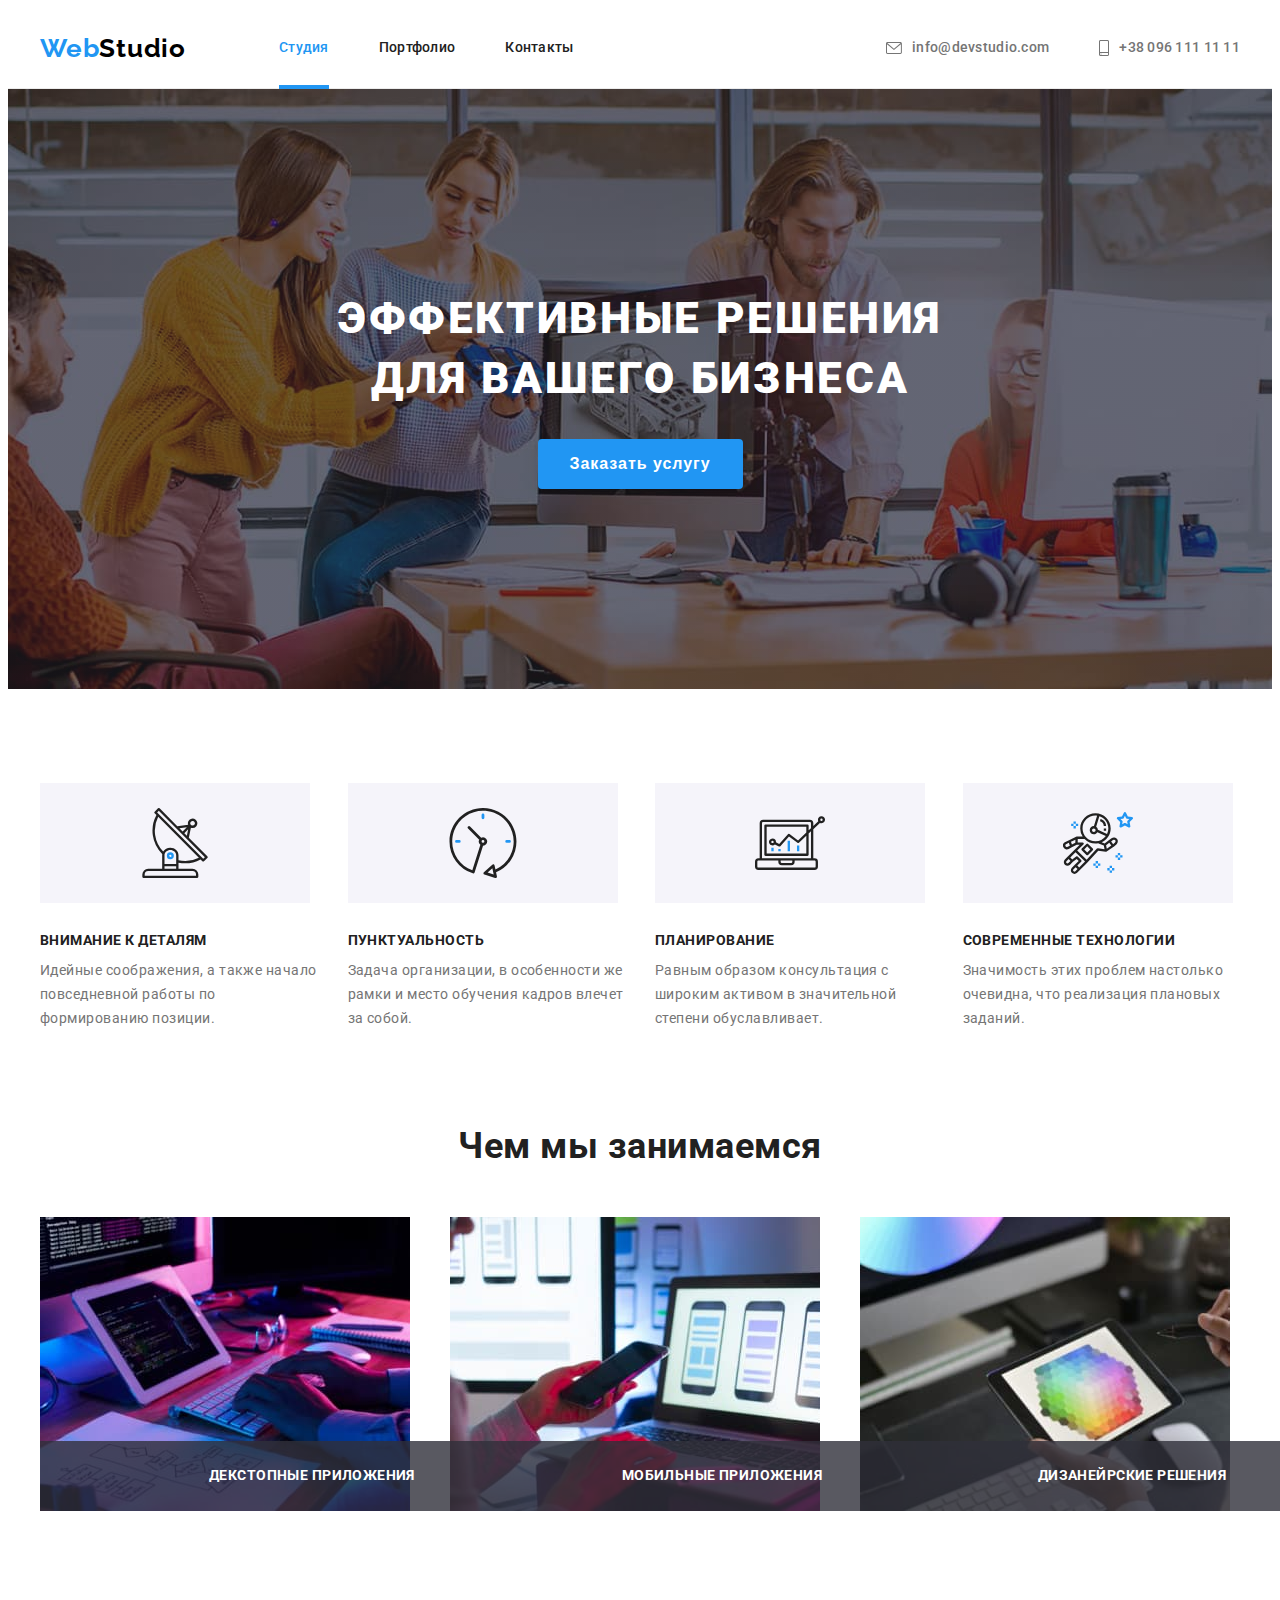
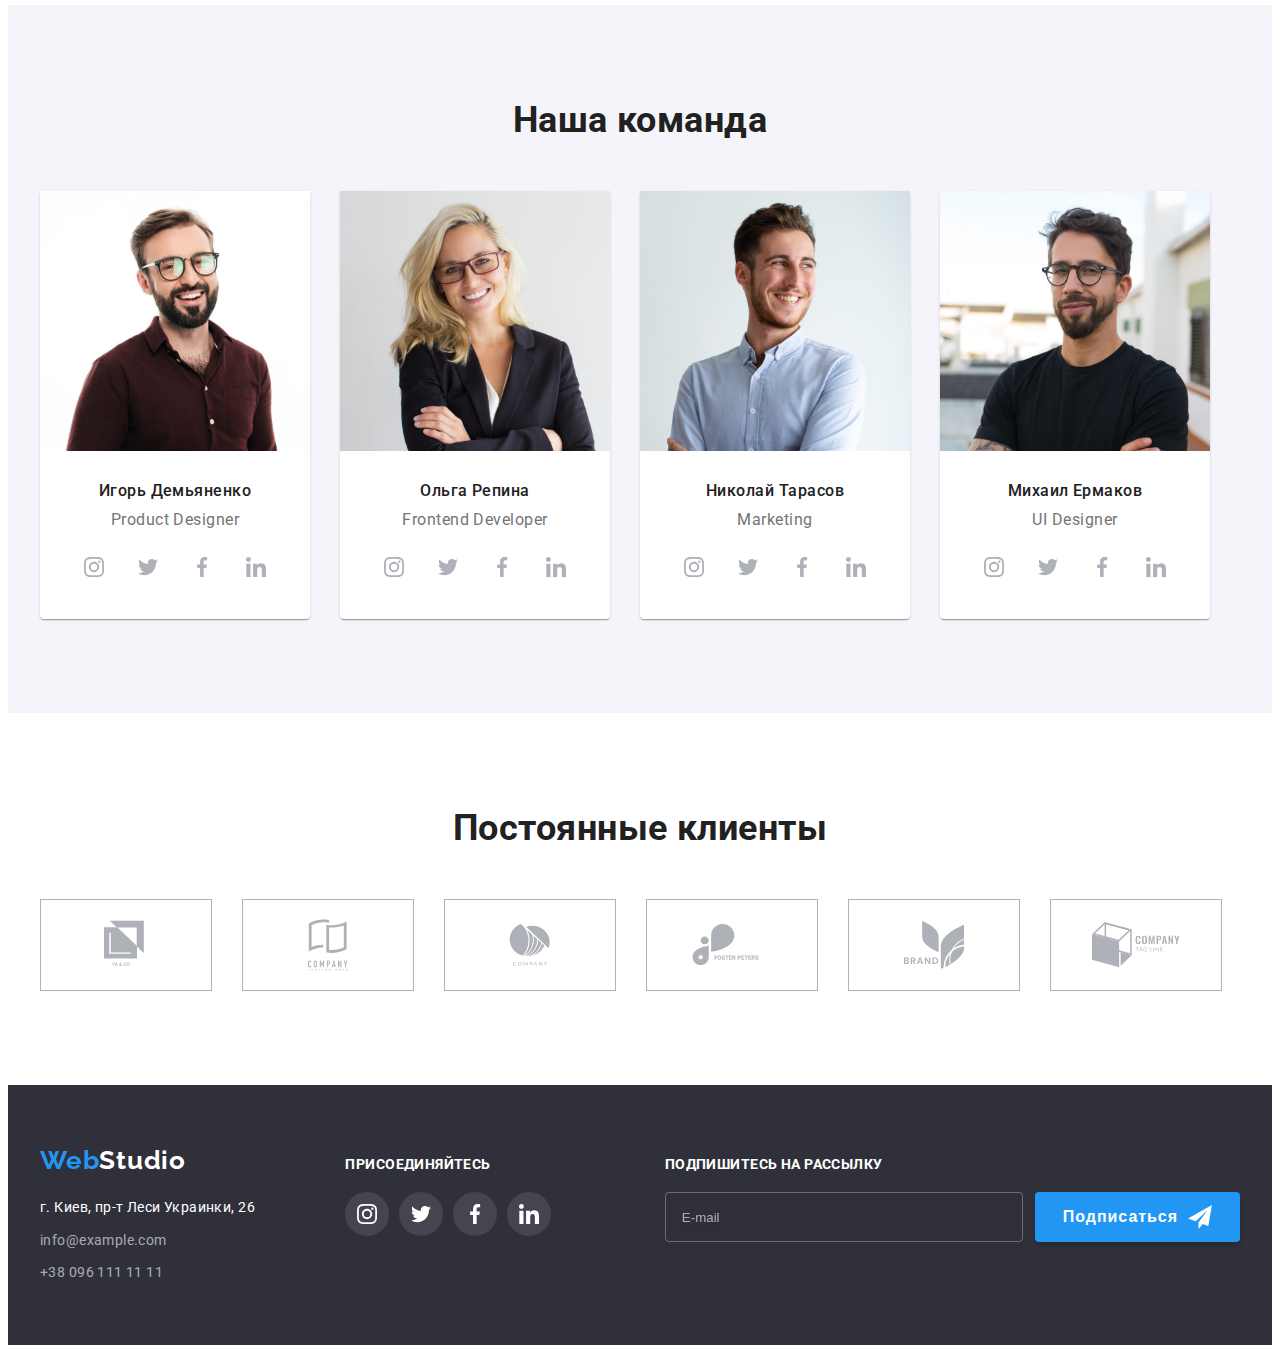
<file: index.html>
<!DOCTYPE html>
<html lang="ru">
  <head>
    <meta charset="UTF-8" />
    <meta name="viewport" content="width=device-width, initial-scale=1.0" />
    <title>Web Studio</title>
    <link rel="preconnect" href="https://fonts.gstatic.com" />
    <link
      href="https://fonts.googleapis.com/css2?family=Raleway:wght@700&family=Roboto:wght@400;500;700;900&display=swap"
      rel="stylesheet"
    />
    <link
      rel="stylesheet"
      href="https://cdnjs.cloudflare.com/ajax/libs/modern-normalize/1.0.0/modern-normalize.min.css"
      integrity="sha512-ISS7cAi1PEhQ8jnbJpJZMd29NlhNj4AWYyLOSp2CE/CsHxTCu+r+t0D2yoJudVrd0/8fTVPUVDzY5Tvli75u/g=="
      crossorigin="anonymous"
    />
    <link rel="stylesheet" href="./css/styles.css" />
  </head>
  <body>
    <!-- Шапка сайта -->
    <header class="page-header">
      <div class="container header-nav">
        <nav class="site-nav">
          <a href="./index.html" class="logo">
            <p class="logo header"><span class="logo title">Web</span>Studio</p>
          </a>
          <ul class="site-nav list">
            <li class="item">
              <a href="./index.html" class="link current">Студия</a>
            </li>
            <li class="item">
              <a href="./portfolio.html" class="link">Портфолио</a>
            </li>
            <li class="item"><a href="#" class="link">Контакты</a></li>
          </ul>
        </nav>
        <ul class="site-contacts list">
          <li class="item">
            <a href="mailto:info@devstudio.com" class="link">
              <svg class="icon" width="16" height="12">
                <use href="./images/icons.svg#icon-envelope"></use></svg
              >info@devstudio.com</a
            >
          </li>
          <li class="item">
            <a href="tel:+380961111111" class="link"
              ><svg class="icon" width="10" height="16">
                <use href="./images/icons.svg#icon-smartphone"></use></svg
              >+38 096 111 11 11</a
            >
          </li>
        </ul>
      </div>
    </header>
    <main>
      <!-- Герой -->
      <section class="hero">
        <div class="container">
          <h1 class="hero-title">Эффективные решения для вашего бизнеса</h1>
          <button data-open-modal class="button">Заказать услугу</button>
          <div class="backdrop is-hidden" data-backdrop>
            <div class="modal">
              <button data-close-modal class="modal-close">
                <svg width="18" height="18" class="icon-close">
                  <use href="./images/icons.svg#icon-close"></use>
                </svg>
              </button>
              <h3 class="form-title">
                Оставьте свои данные, мы вам перезвоним
              </h3>
              <form class="form" autocomplete="off">
                <div class="form-field">
                  <label class="form-lable"
                    >Имя

                    <input type="text" class="form-input" name="name" />
                    <svg width="18" height="18" class="form-icon">
                      <use href="./images/icons.svg#iconform-person"></use>
                    </svg>
                  </label>
                </div>
                <div class="form-field">
                  <label class="form-lable"
                    >Телефон
                    <input type="tel" class="form-input" name="phone" />
                    <svg width="18" height="18" class="form-icon">
                      <use href="./images/icons.svg#iconform-phone"></use>
                    </svg>
                  </label>
                </div>
                <div class="form-field">
                  <label class="form-lable"
                    >Почта
                    <input type="email" class="form-input" name="email" />
                    <svg width="18" height="18" class="form-icon">
                      <use href="./images/icons.svg#iconform-email"></use>
                    </svg>
                  </label>
                </div>
                <div class="form-field textarea">
                  <label class="form-lable">
                    Комментарий

                    <textarea
                      class="form-comments"
                      name="comments"
                      placeholder="Введите текст"
                    ></textarea>
                  </label>
                </div>
                <div class="form-field checkbox">
                  <label class="label-checkbox">
                    <input
                      type="checkbox"
                      class="checkbox-input visually-hidden"
                      name="licence"
                      value="agrement"
                    />
                    <svg width="16" height="15" class="checkbox-icon">
                      <use href="./images/icons.svg#iconform-check"></use>
                    </svg>
                    Соглашаюсь с рассылкой и принимаю&#160;
                    <a href="#" class="checkbox-agrement">Условия договора</a>
                  </label>
                </div>
                <button type="submit" class="modal-btn">Отправить</button>
              </form>
            </div>
          </div>
        </div>
      </section>
      <!-- Наши преимущества -->
      <section class="features section">
        <!-- скрытый заголовок -->
        <div class="container">
          <h2 class="visually-hidden">Наши преимущества</h2>
          <ul class="features list">
            <li class="item">
              <div class="features-icon">
                <svg width="70" height="70">
                  <use href="./images/icons.svg#icon-antenna"></use>
                </svg>
              </div>
              <h3 class="title">Внимание к деталям</h3>
              <p class="text">
                Идейные соображения, а также начало повседневной работы по
                формированию позиции.
              </p>
            </li>

            <li class="item">
              <div class="features-icon">
                <svg width="70" height="70">
                  <use href="./images/icons.svg#icon-clock"></use>
                </svg>
              </div>
              <h3 class="title">Пунктуальность</h3>
              <p class="text">
                Задача организации, в особенности же рамки и место обучения
                кадров влечет за собой.
              </p>
            </li>

            <li class="item">
              <div class="features-icon">
                <svg width="70" height="70">
                  <use href="./images/icons.svg#icon-diagram"></use>
                </svg>
              </div>
              <h3 class="title">Планирование</h3>
              <p class="text">
                Равным образом консультация с широким активом в значительной
                степени обуславливает.
              </p>
            </li>

            <li class="item">
              <div class="features-icon">
                <svg width="70" height="70">
                  <use href="./images/icons.svg#icon-astronaut"></use>
                </svg>
              </div>
              <h3 class="title">Современные технологии</h3>
              <p class="text">
                Значимость этих проблем настолько очевидна, что реализация
                плановых заданий.
              </p>
            </li>
          </ul>
        </div>
      </section>

      <!-- Чем мы занимаеся -->
      <section class="section no-padding">
        <h2 class="projects section-title">Чем мы занимаемся</h2>
        <div class="container">
          <ul class="projects list">
            <li class="item">
              <img
                src="./images/pc.jpg"
                alt="Декстопные приложения"
                width="370"
              />
              <p class="text">Декстопные приложения</p>
            </li>
            <li class="item">
              <img
                src="./images/mobile.jpg"
                alt="Мобильные приложения"
                width="370"
              />
              <p class="text">Мобильные приложения</p>
            </li>
            <li class="item">
              <img
                src="./images/tabletjpg.jpg"
                alt="Дизанейрские решения"
                width="370"
              />
              <p class="text">Дизанейрские решения</p>
            </li>
          </ul>
        </div>
      </section>

      <!-- Наша команда -->
      <section class="section team">
        <div class="container">
          <h2 class="team section-title">Наша команда</h2>
          <ul class="team list">
            <li class="item">
              <article class="team-card">
                <div class="team-thumb">
                  <img
                    src="./images/img-1.jpg"
                    alt="Игорь Демьяненко"
                    width="270"
                  />
                </div>

                <div class="team-content">
                  <h3 class="title">Игорь Демьяненко</h3>
                  <p class="text">Product Designer</p>
                  <ul class="social icons">
                    <li>
                      <a href="#" class="link"
                        ><svg class="icon" width="20" height="20">
                          <use
                            href="./images//icons.svg#icon-instagram"
                          ></use></svg
                      ></a>
                    </li>
                    <li>
                      <a href="#" class="link"
                        ><svg class="icon" width="20" height="20">
                          <use
                            href="./images//icons.svg#icon-twitter"
                          ></use></svg
                      ></a>
                    </li>
                    <li>
                      <a href="#" class="link"
                        ><svg class="icon" width="20" height="20">
                          <use
                            href="./images//icons.svg#icon-facebook"
                          ></use></svg
                      ></a>
                    </li>
                    <li>
                      <a href="#" class="link"
                        ><svg class="icon" width="20" height="20">
                          <use
                            href="./images//icons.svg#icon-linkedin"
                          ></use></svg
                      ></a>
                    </li>
                  </ul>
                </div>
              </article>
            </li>
            <li class="item">
              <article class="team-card">
                <div class="team-thumb">
                  <img
                    src="./images/img-2.jpg"
                    alt="Ольга Репина"
                    width="270"
                  />
                </div>
                <div class="team-content">
                  <h3 class="title">Ольга Репина</h3>
                  <p class="text">Frontend Developer</p>
                  <ul class="social icons">
                    <li>
                      <a href="#" class="link"
                        ><svg class="icon" width="20" height="20">
                          <use
                            href="./images//icons.svg#icon-instagram"
                          ></use></svg
                      ></a>
                    </li>
                    <li>
                      <a href="#" class="link"
                        ><svg class="icon" width="20" height="20">
                          <use
                            href="./images//icons.svg#icon-twitter"
                          ></use></svg
                      ></a>
                    </li>
                    <li>
                      <a href="#" class="link"
                        ><svg class="icon" width="20" height="20">
                          <use
                            href="./images//icons.svg#icon-facebook"
                          ></use></svg
                      ></a>
                    </li>
                    <li>
                      <a href="#" class="link"
                        ><svg class="icon" width="20" height="20">
                          <use
                            href="./images//icons.svg#icon-linkedin"
                          ></use></svg
                      ></a>
                    </li>
                  </ul>
                </div>
              </article>
            </li>
            <li class="item">
              <article class="team-card">
                <div class="team-thumb">
                  <img
                    src="./images/img-3.jpg"
                    alt="Николай Тарасов"
                    width="270"
                  />
                </div>
                <div class="team-content">
                  <h3 class="title">Николай Тарасов</h3>
                  <p class="text">Marketing</p>
                  <ul class="social icons">
                    <li>
                      <a href="#" class="link"
                        ><svg class="icon" width="20" height="20">
                          <use
                            href="./images//icons.svg#icon-instagram"
                          ></use></svg
                      ></a>
                    </li>
                    <li>
                      <a href="#" class="link"
                        ><svg class="icon" width="20" height="20">
                          <use
                            href="./images//icons.svg#icon-twitter"
                          ></use></svg
                      ></a>
                    </li>
                    <li>
                      <a href="#" class="link"
                        ><svg class="icon" width="20" height="20">
                          <use
                            href="./images//icons.svg#icon-facebook"
                          ></use></svg
                      ></a>
                    </li>
                    <li>
                      <a href="#" class="link"
                        ><svg class="icon" width="20" height="20">
                          <use
                            href="./images//icons.svg#icon-linkedin"
                          ></use></svg
                      ></a>
                    </li>
                  </ul>
                </div>
              </article>
            </li>
            <li class="item">
              <article class="team-card">
                <div class="team-thumb">
                  <img
                    src="./images/img-4.jpg"
                    alt="Михаил Ермаков"
                    width="270"
                  />
                </div>
                <div class="team-content">
                  <h3 class="title">Михаил Ермаков</h3>
                  <p class="text">UI Designer</p>
                  <ul class="social icons">
                    <li>
                      <a href="#" class="link"
                        ><svg class="icon" width="20" height="20">
                          <use
                            href="./images//icons.svg#icon-instagram"
                          ></use></svg
                      ></a>
                    </li>
                    <li>
                      <a href="#" class="link"
                        ><svg class="icon" width="20" height="20">
                          <use
                            href="./images//icons.svg#icon-twitter"
                          ></use></svg
                      ></a>
                    </li>
                    <li>
                      <a href="#" class="link"
                        ><svg class="icon" width="20" height="20">
                          <use
                            href="./images//icons.svg#icon-facebook"
                          ></use></svg
                      ></a>
                    </li>
                    <li>
                      <a href="#" class="link"
                        ><svg class="icon" width="20" height="20">
                          <use
                            href="./images//icons.svg#icon-linkedin"
                          ></use></svg
                      ></a>
                    </li>
                  </ul>
                </div>
              </article>
            </li>
          </ul>
        </div>
      </section>

      <!-- Постоянные клиенты -->
      <section class="section clients">
        <div class="container">
          <h2 class="section-title">Постоянные клиенты</h2>
          <ul class="list">
            <li class="item">
              <a href="#" class="link"
                ><svg class="icon" width="44" height="50">
                  <use href="./images//icons.svg#icon-client-1"></use></svg
              ></a>
            </li>
            <li class="item">
              <a href="#" class="link"
                ><svg class="icon" width="40" height="52">
                  <use href="./images//icons.svg#icon-client-2"></use></svg
              ></a>
            </li>
            <li class="item">
              <a href="#" class="link"
                ><svg class="icon" width="42" height="42">
                  <use href="./images//icons.svg#icon-client-3"></use></svg
              ></a>
            </li>
            <li class="item">
              <a href="#" class="link"
                ><svg class="icon" width="80" height="42">
                  <use href="./images//icons.svg#icon-client-4"></use></svg
              ></a>
            </li>
            <li class="item">
              <a href="#" class="link"
                ><svg class="icon" width="60" height="48">
                  <use href="./images//icons.svg#icon-client-5"></use></svg
              ></a>
            </li>
            <li class="item">
              <a href="#" class="link"
                ><svg class="icon" width="88" height="46">
                  <use href="./images//icons.svg#icon-client-6"></use></svg
              ></a>
            </li>
          </ul>
        </div>
      </section>
    </main>

    <!-- Футер -->
    <footer class="footer-page">
      <div class="footer container">
        <div class="contacts">
          <a href="./index.html" class="logo">
            <p class="logo footer"><span class="logo title">Web</span>Studio</p>
          </a>
          <address class="address">
            <p class="address-map">г. Киев, пр-т Леси Украинки, 26</p>
            <ul class="list">
              <li>
                <a href="mailto:info@devstudio.com" class="address-link"
                  >info@example.com</a
                >
              </li>
              <li>
                <a href="tel:+380961111111" class="address-link"
                  >+38 096 111 11 11</a
                >
              </li>
            </ul>
          </address>
        </div>
        <div class="social">
          <b class="join">Присоединяйтесь</b>
          <ul class="social icons">
            <li class="social-items">
              <a href="#" class="link"
                ><svg class="icon" width="20" height="20">
                  <use href="./images//icons.svg#icon-instagram"></use></svg
              ></a>
            </li>
            <li class="social-items">
              <a href="#" class="link"
                ><svg class="icon" width="20" height="20">
                  <use href="./images//icons.svg#icon-twitter"></use></svg
              ></a>
            </li>
            <li class="social-items">
              <a href="#" class="link"
                ><svg class="icon" width="20" height="20">
                  <use href="./images//icons.svg#icon-facebook"></use></svg
              ></a>
            </li>
            <li class="social-items">
              <a href="#" class="link"
                ><svg class="icon" width="20" height="20">
                  <use href="./images//icons.svg#icon-linkedin"></use></svg
              ></a>
            </li>
          </ul>
        </div>
        <div class="form-wrapper">
          <b class="footer-sign">Подпишитесь на рассылку</b>
          <form class="footer-form" autocomplete="off">
            <input
              type="email"
              class="sign-input"
              name="email"
              placeholder="E-mail"
            />
            <button type="submit" class="footer-btn">
              Подписаться
              <svg class="footer-icon">
                <use
                  width="24"
                  height="24"
                  href="./images/icons.svg#iconform-send"
                ></use>
              </svg>
            </button>
          </form>
        </div>
      </div>
    </footer>
    <script src="./js/modal.js"></script>
    <!-- <script>
      {
        const header = document.querySelector('.page-header');
        const { height } = header.getBoundingClientRect();
        document.body.style = `padding-top: ${height}px`;
      }
    </script> -->
  </body>
</html>
</file>
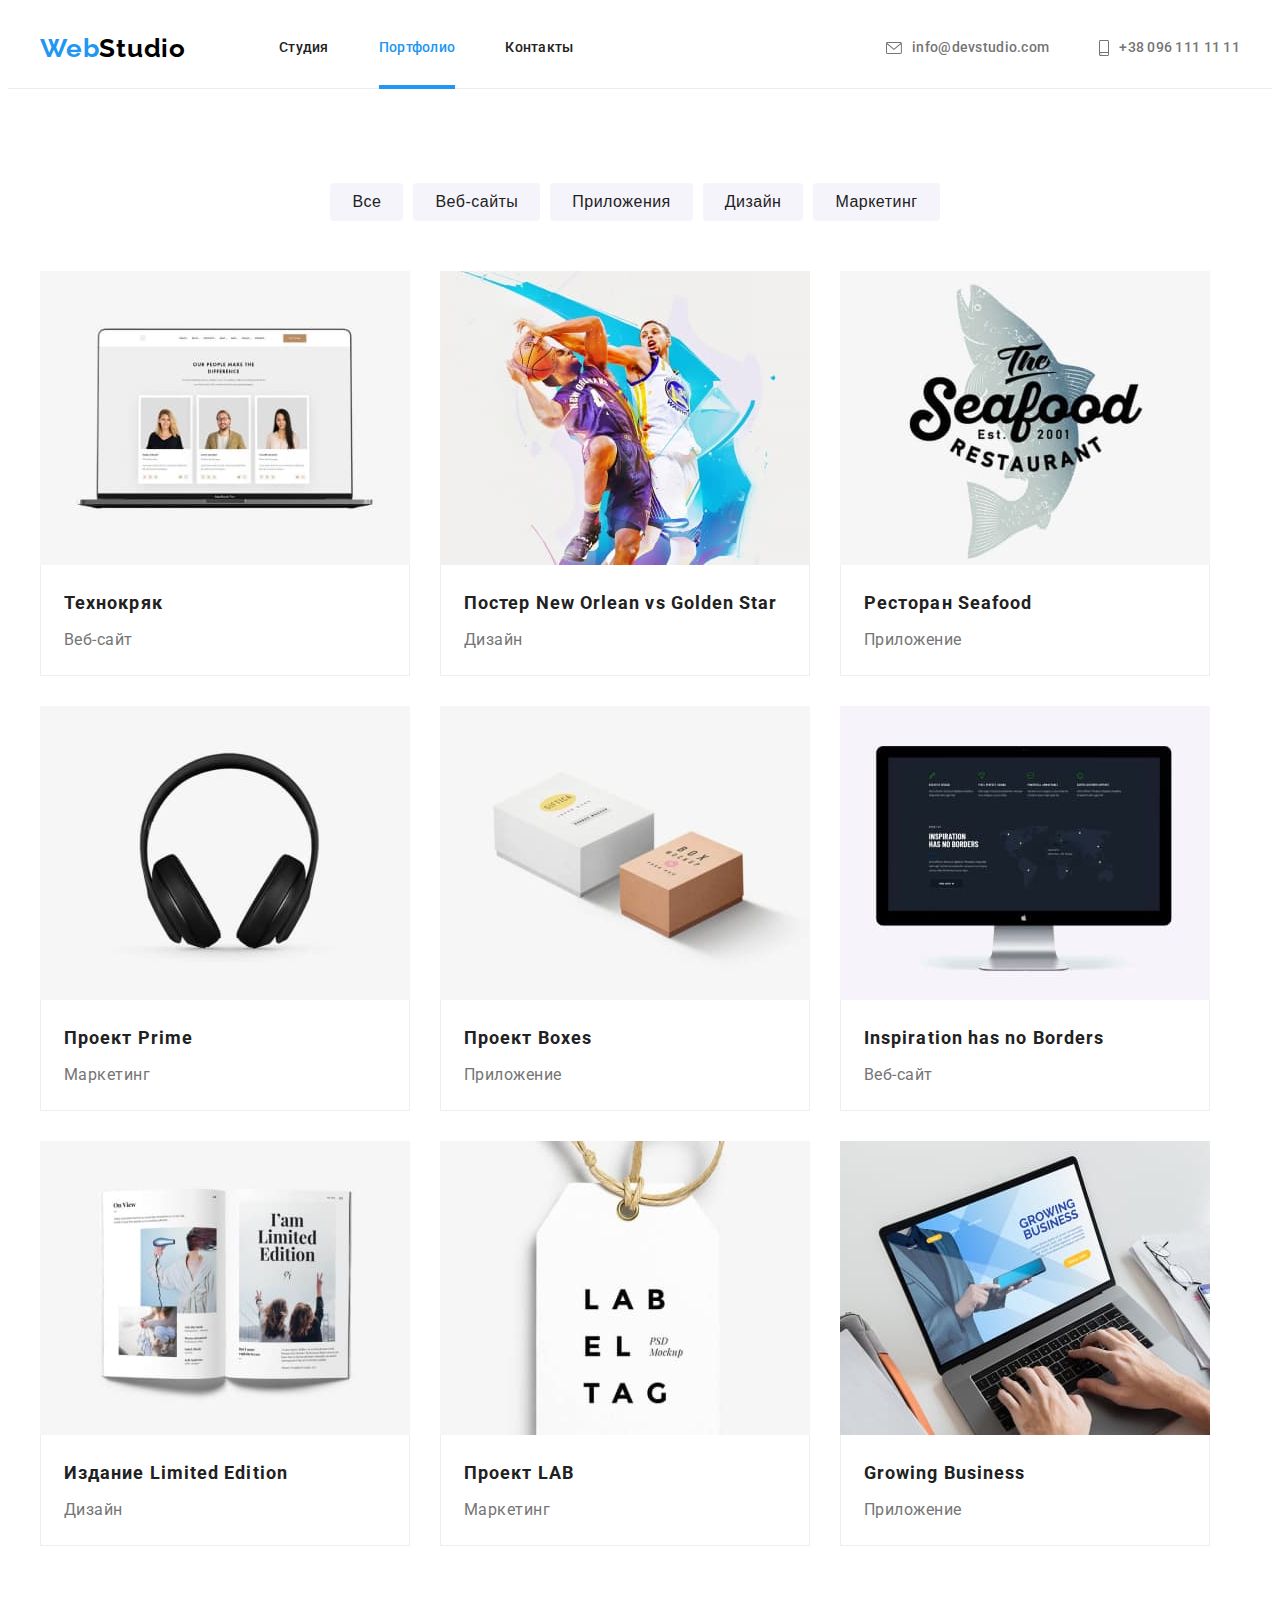
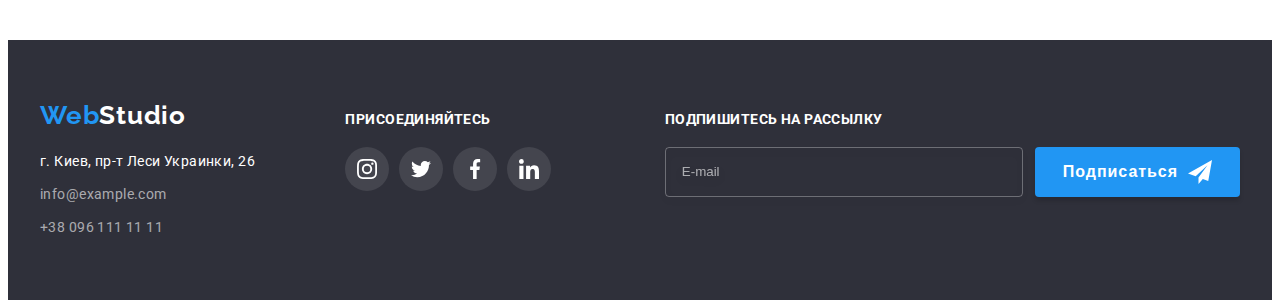
<file: portfolio.html>
<!DOCTYPE html>
<html lang="ru">
  <head>
    <meta charset="UTF-8" />
    <meta name="viewport" content="width=device-width, initial-scale=1.0" />
    <title>Web Studio</title>
    <link rel="preconnect" href="https://fonts.gstatic.com" />
    <link
      href="https://fonts.googleapis.com/css2?family=Raleway:wght@700&family=Roboto:wght@400;500;700;900&display=swap"
      rel="stylesheet"
    />
    <link
      rel="stylesheet"
      href="https://cdnjs.cloudflare.com/ajax/libs/modern-normalize/1.0.0/modern-normalize.min.css"
      integrity="sha512-ISS7cAi1PEhQ8jnbJpJZMd29NlhNj4AWYyLOSp2CE/CsHxTCu+r+t0D2yoJudVrd0/8fTVPUVDzY5Tvli75u/g=="
      crossorigin="anonymous"
    />
    <link rel="stylesheet" href="./css/styles.css" />
  </head>
  <body>
    <!-- Шапка сайта -->
    <header class="page-header">
      <div class="container header-nav">
        <nav class="site-nav">
          <a href="./index.html" class="logo">
            <p class="logo header"><span class="logo title">Web</span>Studio</p>
          </a>
          <ul class="site-nav list">
            <li class="item">
              <a href="./index.html" class="link">Студия</a>
            </li>
            <li class="item">
              <a href="./portfolio.html" class="link current">Портфолио</a>
            </li>
            <li class="item"><a href="#" class="link">Контакты</a></li>
          </ul>
        </nav>
        <ul class="site-contacts list">
          <li class="item">
            <a href="mailto:info@devstudio.com" class="link">
              <svg class="icon" width="16" height="12">
                <use href="./images/icons.svg#icon-envelope"></use></svg
              >info@devstudio.com</a
            >
          </li>
          <li class="item">
            <a href="tel:+380961111111" class="link"
              ><svg class="icon" width="10" height="16">
                <use href="./images/icons.svg#icon-smartphone"></use></svg
              >+38 096 111 11 11</a
            >
          </li>
        </ul>
      </div>
    </header>
    <main>
      <div class="container">
        <section class="section">
          <!-- скрытый заголовок -->
          <h1 class="visually-hidden">Портфолио</h1>

          <!-- Фильтр со списками (в будущем набор радио кнопок) -->
          <ul class="filter list">
            <li>
              <button type="button" class="radiobutton">Все</button>
            </li>
            <li>
              <button type="button" class="radiobutton">Веб-сайты</button>
            </li>
            <li>
              <button type="button" class="radiobutton">Приложения</button>
            </li>
            <li>
              <button type="button" class="radiobutton">Дизайн</button>
            </li>
            <li>
              <button type="button" class="radiobutton">Маркетинг</button>
            </li>
          </ul>

          <!-- список проектов для фильтрации -->
          <ul class="portfolio list">
            <li class="item">
              <a href="#" class="potfolio-card">
                <div class="portfolio-thumb">
                  <img
                    src="./images/portfolio-1.jpg"
                    alt="Технокряк"
                    width="370"
                  />
                  <div class="overlay">
                    <p class="overlay-text">
                      Технокряк это современная площадка распространения
                      коронавируса. Компании используют эту платформу для
                      цифрового шпионажа и атак на защищённые сервера
                      конкурентов.
                    </p>
                  </div>
                </div>
                <div class="portfolio-content">
                  <h2 class="title">Технокряк</h2>
                  <p class="text">Веб-сайт</p>
                </div>
              </a>
            </li>
            <li class="item">
              <a href="#" class="potfolio-card">
                <div class="portfolio-thumb">
                  <img
                    src="./images/portfolio-2.jpg"
                    alt="Постер New Orlean vs Golden Star"
                    width="370"
                  />
                  <div class="overlay">
                    <p class="overlay-text">
                      Технокряк это современная площадка распространения
                      коронавируса. Компании используют эту платформу для
                      цифрового шпионажа и атак на защищённые сервера
                      конкурентов.
                    </p>
                  </div>
                </div>
                <div class="portfolio-content">
                  <h2 class="title">Постер New Orlean vs Golden Star</h2>
                  <p class="text">Дизайн</p>
                </div>
              </a>
            </li>
            <li class="item">
              <a href="#" class="potfolio-card">
                <div class="portfolio-thumb">
                  <img
                    src="./images/portfolio-3.jpg"
                    alt="Ресторан Seafood"
                    width="370"
                  />
                  <div class="overlay">
                    <p class="overlay-text">
                      Технокряк это современная площадка распространения
                      коронавируса. Компании используют эту платформу для
                      цифрового шпионажа и атак на защищённые сервера
                      конкурентов.
                    </p>
                  </div>
                </div>
                <div class="portfolio-content">
                  <h2 class="title">Ресторан Seafood</h2>
                  <p class="text">Приложение</p>
                </div>
              </a>
            </li>
            <li class="item">
              <a href="#" class="potfolio-card">
                <div class="portfolio-thumb">
                  <img
                    src="./images/portfolio-4.jpg"
                    alt="Проект Prime"
                    width="370"
                  />
                  <div class="overlay">
                    <p class="overlay-text">
                      Технокряк это современная площадка распространения
                      коронавируса. Компании используют эту платформу для
                      цифрового шпионажа и атак на защищённые сервера
                      конкурентов.
                    </p>
                  </div>
                </div>
                <div class="portfolio-content">
                  <h2 class="title">Проект Prime</h2>
                  <p class="text">Маркетинг</p>
                </div>
              </a>
            </li>
            <li class="item">
              <a href="#" class="potfolio-card">
                <div class="portfolio-thumb">
                  <img
                    src="./images/portfolio-5.jpg"
                    alt="Проект Boxes"
                    width="370"
                  />
                  <div class="overlay">
                    <p class="overlay-text">
                      Технокряк это современная площадка распространения
                      коронавируса. Компании используют эту платформу для
                      цифрового шпионажа и атак на защищённые сервера
                      конкурентов.
                    </p>
                  </div>
                </div>
                <div class="portfolio-content">
                  <h2 class="title">Проект Boxes</h2>
                  <p class="text">Приложение</p>
                </div>
              </a>
            </li>
            <li class="item">
              <a href="#" class="potfolio-card">
                <div class="portfolio-thumb">
                  <img
                    src="./images/portfolio-6.jpg"
                    alt="Inspiration has no Borders"
                    width="370"
                  />
                  <div class="overlay">
                    <p class="overlay-text">
                      Технокряк это современная площадка распространения
                      коронавируса. Компании используют эту платформу для
                      цифрового шпионажа и атак на защищённые сервера
                      конкурентов.
                    </p>
                  </div>
                </div>
                <div class="portfolio-content">
                  <h2 class="title">Inspiration has no Borders</h2>
                  <p class="text">Веб-сайт</p>
                </div>
              </a>
            </li>
            <li class="item">
              <a href="#" class="potfolio-card">
                <div class="portfolio-thumb">
                  <img
                    src="./images/portfolio-7.jpg"
                    alt="Издание Limited Edition"
                    width="370"
                  />
                  <div class="overlay">
                    <p class="overlay-text">
                      Технокряк это современная площадка распространения
                      коронавируса. Компании используют эту платформу для
                      цифрового шпионажа и атак на защищённые сервера
                      конкурентов.
                    </p>
                  </div>
                </div>
                <div class="portfolio-content">
                  <h2 class="title">Издание Limited Edition</h2>
                  <p class="text">Дизайн</p>
                </div>
              </a>
            </li>
            <li class="item">
              <a href="#" class="potfolio-card">
                <div class="portfolio-thumb">
                  <img
                    src="./images/portfolio-8.jpg"
                    alt="Проект LAB"
                    width="370"
                  />
                  <div class="overlay">
                    <p class="overlay-text">
                      Технокряк это современная площадка распространения
                      коронавируса. Компании используют эту платформу для
                      цифрового шпионажа и атак на защищённые сервера
                      конкурентов.
                    </p>
                  </div>
                </div>
                <div class="portfolio-content">
                  <h2 class="title">Проект LAB</h2>
                  <p class="text">Маркетинг</p>
                </div>
              </a>
            </li>
            <li class="item">
              <a href="#" class="potfolio-card">
                <div class="portfolio-thumb">
                  <img
                    src="./images/portfolio-9.jpg"
                    alt="Growing Business"
                    width="370"
                  />
                  <div class="overlay">
                    <p class="overlay-text">
                      Технокряк это современная площадка распространения
                      коронавируса. Компании используют эту платформу для
                      цифрового шпионажа и атак на защищённые сервера
                      конкурентов.
                    </p>
                  </div>
                </div>

                <div class="portfolio-content">
                  <h2 class="title">Growing Business</h2>
                  <p class="text">Приложение</p>
                </div>
              </a>
            </li>
          </ul>
        </section>
      </div>
    </main>

    <!-- Футер -->
    <footer class="footer-page">
      <div class="footer container">
        <div class="contacts">
          <a href="./index.html" class="logo">
            <p class="logo footer"><span class="logo title">Web</span>Studio</p>
          </a>
          <address class="address">
            <p class="address-map">г. Киев, пр-т Леси Украинки, 26</p>
            <ul class="list">
              <li>
                <a href="mailto:info@devstudio.com" class="address-link"
                  >info@example.com</a
                >
              </li>
              <li>
                <a href="tel:+380961111111" class="address-link"
                  >+38 096 111 11 11</a
                >
              </li>
            </ul>
          </address>
        </div>
        <div class="social">
          <b class="join">Присоединяйтесь</b>
          <ul class="social icons">
            <li class="social-items">
              <a href="#" class="link"
                ><svg class="icon" width="20" height="20">
                  <use href="./images//icons.svg#icon-instagram"></use></svg
              ></a>
            </li>
            <li class="social-items">
              <a href="#" class="link"
                ><svg class="icon" width="20" height="20">
                  <use href="./images//icons.svg#icon-twitter"></use></svg
              ></a>
            </li>
            <li class="social-items">
              <a href="#" class="link"
                ><svg class="icon" width="20" height="20">
                  <use href="./images//icons.svg#icon-facebook"></use></svg
              ></a>
            </li>
            <li class="social-items">
              <a href="#" class="link"
                ><svg class="icon" width="20" height="20">
                  <use href="./images//icons.svg#icon-linkedin"></use></svg
              ></a>
            </li>
          </ul>
        </div>
        <div class="form-wrapper">
          <b class="footer-sign">Подпишитесь на рассылку</b>
          <form class="footer-form" autocomplete="off">
            <input
              type="email"
              class="sign-input"
              name="email"
              placeholder="E-mail"
            />
            <button type="submit" class="footer-btn">
              Подписаться
              <svg class="footer-icon">
                <use
                  width="24"
                  height="24"
                  href="./images/icons.svg#iconform-send"
                ></use>
              </svg>
            </button>
          </form>
        </div>
      </div>
    </footer>
  </body>
</html>
</file>
<file: css/styles.css>
/* Основная палитра */
:root {
  --primary-white-color: #ffffff;
  --alpha-white-color: rgba(255, 255, 255, 0.6);
  --accent: #2196f3;
  --primary-text-color: #757575;
  --title-text-color: #212121;
  --icon-color: #afb1b8;
  --hero-gradient: rgba(47, 48, 58, 0.4);

  --outline-border: #eeeeee;

  --secondary-bg-color: #f5f4fa;
  --black-bg-color: #2f303a;
  --card-main-bg-color: rgba(47, 48, 58, 0.8);
  --overlay-bg-color: rgba(33, 150, 243, 0.9);

  --set-gap: 30px;

  --main-card-shadow: 0px 2px 1px -1px rgba(0, 0, 0, 0.2),
    0px 1px 1px 0px rgba(0, 0, 0, 0.14), 0px 1px 3px 0px rgba(0, 0, 0, 0.12);
  --portfolio-card-shadow: 0px 1px 1px rgba(0, 0, 0, 0.12),
    0px 4px 4px rgba(0, 0, 0, 0.06), 1px 4px 6px rgba(0, 0, 0, 0.16);
  --portfolio-button-shadow: 0px 3px 1px rgba(0, 0, 0, 0.1),
    0px 1px 2px rgba(0, 0, 0, 0.08), 0px 2px 2px rgba(0, 0, 0, 0.12);

  --timing-fn: cubic-bezier(0.4, 0, 0.2, 1);
}

/* Утилиты  */

/* Есть в нормализаторе стилей */

/* Html {
  box-sizing: border-box;
}

*,
*::befor,
*::after {
  box-sizing: inherit;
} */

body {
  background-color: var(--primary-white-color);
  color: var(--primary-text-color);

  font-family: Roboto, sans-serif;
}

a {
  text-decoration: none;
}

button,
a {
  outline: none;
}

/* ul {
  list-style: none;
} */

img {
  display: block;
  max-width: 100%;
  height: auto;
}

/* стиль для списков */
.list {
  list-style: none;
  padding: 0;
  margin: 0;
}

/* для скрытия */
.visually-hidden {
  position: absolute;
  width: 1px;
  height: 1px;
  margin: -1px;
  border: 0;
  padding: 0;

  white-space: nowrap;
  clip-path: inset(100%);
  clip: rect(0 0 0 0);
  overflow: hidden;
}

.container {
  width: 1200px;
  margin-left: auto;
  margin-right: auto;
  padding-left: 15px;
  padding-right: 15px;
}

/* Стиль лого*/
.logo {
  color: #000000;

  font-family: Raleway, sans-serif;
  font-weight: bold;
  font-size: 26px;
  line-height: 1.17;
  letter-spacing: 0.03em;
  transition: color 250ms var(--timing-fn);
}

.logo:focus {
  color: var(--accent);
}

.logo.title {
  color: var(--accent);

  font-family: Raleway, sans-serif;
  font-weight: bold;
  font-size: 26px;
  line-height: 1.17;
  letter-spacing: 0.03em;
}

.logo.header {
  color: #000000;
  margin: 0;
}

/* стили для навигации в шапке */
.header-nav {
  display: flex;
  align-items: center;

  /* min-height: 80px; */
}

/* второй вариант для вертикальных оступов */
/* .site-nav .item a {
  display: block;
  padding-top: 32px;
  padding-bottom: 32px;
} */

.site-nav,
.site-contacts {
  display: flex;
  align-items: center;

  font-weight: 500;
  font-size: 14px;
  line-height: 1.14;
  letter-spacing: 0.02em;
}

.site-nav .list {
  margin-left: 93px;
}

.site-contacts {
  margin-left: auto;
}

.site-nav .link {
  transition: color 250ms var(--timing-fn);
  color: var(--title-text-color);
}

.site-nav .link:hover,
.site-nav .link:focus {
  color: var(--accent);
}

.site-nav .current {
  position: relative;

  display: block;
  padding-top: 32px;
  padding-bottom: 32px;
  color: var(--accent);
}

.site-nav .current::after {
  content: '';

  position: absolute;
  display: block;
  left: 0;
  bottom: -1px;

  width: 100%;
  height: 4px;

  background: var(--accent);
}

.site-contacts .link {
  color: var(--primary-text-color);
  display: flex;
  justify-content: center;
  align-items: center;
  transition: color 250ms var(--timing-fn);
}

.site-contacts .link:hover,
.site-contacts .link:focus {
  color: var(--accent);
}

.site-nav .item:not(:last-child) {
  margin-right: 50px;
}

.site-contacts .icon {
  fill: currentColor;
  margin-right: 10px;
}

.site-contacts > .item {
  padding-top: 32px;
  padding-bottom: 32px;
}

.site-contacts .item + .item {
  margin-left: 50px;
}

.page-header {
  /* Первый вариант фиксированного хедера */

  /* width: 100%;
  position: fixed;
  top: 0;
  left: 0;
  background-color: var(--primary-white-color);
  z-index: 3; */

  /* второй вариант фиксированного хэдера */

  position: sticky;
  top: -1px;
  z-index: 3;
  background-color: var(--primary-white-color);

  border-bottom-width: 1px;
  border-bottom-style: solid;
  border-bottom-color: #ececec;
}

/* Герой */
.hero {
  display: flex;
  align-items: center;
  justify-content: center;
  min-height: 600px;
  max-width: 1600px;
  margin-left: auto;
  margin-right: auto;

  background-image: linear-gradient(
      to right,
      var(--hero-gradient),
      var(--hero-gradient)
    ),
    url(../images/hero.jpg);
  background-repeat: no-repeat;
  background-position: center;
  background-size: cover;
  text-align: center;
  letter-spacing: 0.06em;
}

.hero .container {
  max-width: 696px;
}

.hero-title {
  margin: 0;
  color: var(--primary-white-color);

  font-weight: 900;
  font-size: 44px;
  line-height: 1.36;
  letter-spacing: 0.06em;
  text-transform: uppercase;
}

.button {
  display: inline-block;
  padding: 10px 32px;
  margin-top: 30px;

  text-decoration: none;
  font-weight: bold;
  font-size: 16px;
  line-height: 1.87;
  letter-spacing: 0.06em;

  color: var(--primary-white-color);
  background-color: var(--accent);

  box-shadow: 0px 4px 4px rgba(0, 0, 0, 0.15);
  border-radius: 4px;
  border: none;
  cursor: pointer;
}

/* BACKDROP */
.backdrop {
  position: fixed;
  top: 0;
  left: 0;
  width: 100%;
  height: 100%;
  z-index: 999;

  background-color: rgba(0, 0, 0, 0.2);
  transition: opacity 250ms var(--timing-fn), visibility 250ms var(--timing-fn);
}

.backdrop.is-hidden {
  visibility: hidden;
  opacity: 0;
  pointer-events: none;
}

.modal {
  position: absolute;
  top: 50%;
  left: 50%;
  transform: translate(-50%, -50%) scale(1);
  transition: transform 250ms var(--timing-fn);

  padding: 40px;
  max-height: 100vh;
  width: 528px;

  background-color: var(--primary-white-color);

  overflow-y: auto;

  pointer-events: auto;
}

.backdrop.is-hidden .modal {
  top: 50%;
  left: 50%;
  transform: translate(-50%, -50%) scale(0);
}

.modal-close {
  position: absolute;
  display: flex;
  justify-content: center;
  align-items: center;
  top: 8px;
  right: 8px;
  height: 30px;
  width: 30px;
  margin: 0;
  padding: 0;
  transition: fill 250ms var(--timing-fn);

  border: 1px solid rgba(0, 0, 0, 0.1);
  border-radius: 50%;
  cursor: pointer;

  fill: #000000;
  background: var(--primary-white-color);
}

.modal-close:hover,
.modal-close:focus,
.modal-close:active {
  fill: var(--accent);
}

.form-title {
  margin-top: 0;
  margin-bottom: 12px;

  font-size: 20px;
  line-height: 1.15;
  text-align: center;
  letter-spacing: 0.03em;

  color: var(--title-text-color);
}

.form-field {
  display: flex;
  flex-direction: column;
  margin-bottom: 10px;
}

.form-field.checkbox {
  margin-bottom: 0;
}

.form-lable {
  position: relative;
  display: flex;
  flex-direction: column;
  text-align: left;

  font-size: 12px;
  line-height: 1.167;
  letter-spacing: 0.01em;
  color: var(--primary-text-color);
}

.form-input {
  margin-top: 4px;
  padding: 12px 42px;

  height: 40px;
  border: 1px solid rgba(33, 33, 33, 0.2);
  border-radius: 4px;

  transition: border 250ms var(--timing-fn);
}

.form-icon {
  position: absolute;
  left: 12px;
  top: 50%;

  color: var(--title-text-color);

  transition: color 250ms var(--timing-fn);
}

.form-input:focus {
  outline: none;
  border: 1px solid var(--accent);
}

.form-input:focus + .form-icon {
  color: var(--accent);
}

.form-icon {
  fill: currentColor;
}

.form-comments {
  padding: 12px 16px;
  margin-bottom: 20px;
  margin-top: 4px;

  height: 120px;
  font-size: 12px;
  line-height: 1.167;
  letter-spacing: 0.01em;

  border: 1px solid rgba(33, 33, 33, 0.2);
  box-sizing: border-box;
  border-radius: 4px;
  color: rgba(117, 117, 117, 0.5);

  transition: border 250ms var(--timing-fn), color 250ms var(--timing-fn);
  resize: none;
}

.form-comments:focus {
  outline: none;
  border: 1px solid var(--accent);
  color: rgba(33, 33, 33, 1);
}

.label-checkbox {
  display: flex;
  align-items: center;
  justify-content: center;
  margin-bottom: 30px;

  font-size: 14px;
  line-height: 1.714;
  letter-spacing: 0.03em;

  color: var(--primary-text-color);
}

.checkbox-icon use {
  display: none;
  transition: display 250ms var(--timing-fn);
}

.checkbox-icon {
  margin-right: 7px;
  border: 2px solid var(--title-text-color);
  border-radius: 2px;
  cursor: pointer;
  transition: border 250ms var(--timing-fn);
}

.checkbox-agrement {
  color: var(--accent);
  text-decoration: underline;
}

.checkbox-input:checked + .checkbox-icon use,
.checkbox-input:checked + .checkbox-icon {
  display: block;
  border: none;
}

.modal-btn {
  display: inline-block;
  padding: 10px 55px;

  font-weight: bold;
  font-size: 16px;
  line-height: 1.875;
  letter-spacing: 0.06em;

  border-radius: 4px;
  border: none;
  box-shadow: 0px 4px 4px rgba(0, 0, 0, 0.15);
  cursor: pointer;
  transition: background-color 250ms var(--timing-fn);

  color: var(--primary-white-color);
  background-color: var(--accent);
}

.modal-btn:focus,
.modal-btn:hover,
.modal-btn:active {
  background-color: #188ce8;
}

/* секции */
.section {
  padding-top: 94px;
  padding-bottom: 94px;

  color: var(--primary-text-color);
  letter-spacing: 0.03em;
}

.section.no-padding {
  padding-top: 0;
}

.section-title {
  color: var(--title-text-color);

  font-weight: bold;
  font-size: 36px;
  line-height: 1.17;
  text-align: center;
}

.section .text {
  font-size: 14px;
  line-height: 1.71;
}

/* секция наши преимущества */

.features .list {
  display: flex;
}

.features.list .item {
  flex-basis: calc((100% - 3 * var(--set-gap)) / 4);
}

.features .item:not(:nth-child(4n)) {
  margin-right: var(--set-gap);
}

.features-icon {
  display: flex;
  justify-content: center;
  align-items: center;
  width: 270px;
  height: 120px;
  margin-bottom: 30px;
  background-color: var(--secondary-bg-color);
}

.features h3 {
  margin-top: 0px;
  margin-bottom: 10px;
}

.features p {
  margin: 0;
}

.features .title {
  color: var(--title-text-color);

  font-size: 14px;
  line-height: 1.14;
  font-weight: bold;
  text-transform: uppercase;
}

/* Секция чем мы занимаемся */

.projects.section-title {
  margin-top: 0;
  margin-bottom: 50px;
}

.projects.list {
  margin: 0;
  padding: 0;
  display: flex;
}

.projects.list .item {
  flex-basis: calc((100% - 2 * var(--set-gap)) / 3);
}

.projects.list > .item:not(:nth-child(3n)) {
  margin-right: var(--set-gap);
}

.projects .item {
  position: relative;
}

.projects .text {
  position: absolute;
  left: 0;
  bottom: 0;
  width: 100%;
  padding: 27px 82px;
  margin: 0;

  font-family: Roboto, sans-serif;
  font-weight: bold;
  font-size: 14px;
  line-height: 1.14;

  text-align: center;
  letter-spacing: 0.03em;
  text-transform: uppercase;

  background-color: var(--card-main-bg-color);
  color: var(--primary-white-color);
}

/* секция наша команда */
.team {
  background-color: var(--secondary-bg-color);
}

.team.section-title {
  margin-top: 0;
  margin-bottom: 50px;
}

.team.list {
  display: flex;
  flex-wrap: wrap;
}

.team > .item {
  flex-basis: calc ((100% - 3 * var(--set-gap)) / 4);
}

.team > .item:not(:nth-child(4n)) {
  margin-right: var(--set-gap);
}

.team .title {
  margin: 0;

  color: var(--title-text-color);

  font-weight: 500;
  font-size: 16px;
  line-height: 1.19;
  text-align: center;
}

.team .title {
  margin-bottom: 10px;
}

.team .text {
  margin-top: 0;
  margin-bottom: 16;

  font-size: 16px;
  line-height: 1.19;
  text-align: center;
}

.team-content {
  padding-top: 30px;
  padding-bottom: 30px;
}

.team-card {
  box-shadow: var(--main-card-shadow);
  border-radius: 4px;
  background-color: var(--primary-white-color);
}

.social.icons {
  display: flex;
  list-style: none;
  justify-content: center;
  align-items: center;
  width: 206px;
  height: 44px;
  padding: 0;

  margin-left: auto;
  margin-right: auto;
}

.social .link {
  display: flex;
  justify-content: center;
  align-items: center;
  width: 44px;
  height: 44px;
  border-radius: 50%;
  color: var(--icon-color);
  transition: color 250ms var(--timing-fn),
    background-color 250ms var(--timing-fn);
}

.social li:not(:nth-last-of-type(1)) {
  margin-right: 10px;
}

.social .link:hover,
.social .link:focus {
  color: var(--primary-white-color);
  background-color: var(--accent);
}

.social .icon {
  fill: currentColor;
}

/* Секция постоянные клиенты */
.clients .section-title {
  margin-top: 0;
  margin-bottom: 50px;
}

.clients .list {
  display: flex;
  flex-wrap: wrap;
}

.clients .item {
  flex-basis: calc ((100% - 5 * var(--set-gap)) / 6);
}

.clients .item:not(:nth-child(6n)) {
  margin-right: var(--set-gap);
}

.clients .link {
  display: flex;
  justify-content: center;
  align-items: center;
  width: 170px;
  height: 90px;
  transition: color 250ms var(--timing-fn), border 250ms var(var(--timing-fn));

  color: var(--icon-color);
  border: 1px solid var(--icon-color);
}

.clients .link:hover,
.clients .link:focus {
  color: var(--accent);
  border: 1px solid var(--accent);
}

.clients .icon {
  fill: currentColor;
}

/* футер */
.footer-page {
  padding-top: 60px;
  padding-bottom: 60px;

  background-color: var(--black-bg-color);
}

.footer-page > .container {
  max-width: 1600px;
  display: flex;
  align-items: baseline;
  justify-content: space-between;
}

.logo.footer {
  margin: 0;
  color: var(--primary-white-color);
}

.address {
  font-size: 14px;
  line-height: 1.71;
  letter-spacing: 0.03em;
  font-style: normal;
}

.address-map {
  margin: 0;
  margin-top: 20px;
  color: var(--primary-white-color);
}

.address-link {
  display: block;
  margin-top: 9px;
  color: var(--alpha-white-color);
  transition: color 250ms var(--timing-fn);
}

.address-link:hover,
.address-link:focus {
  color: var(--accent);
}

.footer .social .link {
  color: var(--primary-white-color);
  background-color: rgba(255, 255, 255, 0.1);
  transition: background-color 250ms var(--timing-fn);
}

.social .link:hover,
.social .link:focus {
  background-color: var(--accent);
}

.footer > .social {
  display: flex;
  flex-direction: column;
  text-align: center;
  margin-left: 70px;
}

.footer .social.icons {
  margin: 0;
  justify-content: space-between;
}

.join {
  margin-bottom: 20px;
  text-align: left;

  font-weight: bold;
  font-size: 14px;
  line-height: 1.143;
  letter-spacing: 0.03em;
  text-transform: uppercase;

  color: var(--primary-white-color);
}

.form-wrapper {
  margin-left: 93px;
  flex-direction: column;
  display: flex;
}

.footer-form {
  display: flex;
}

.footer-sign {
  margin-bottom: 20px;

  font-weight: bold;
  font-size: 14px;
  line-height: 1.143;
  letter-spacing: 0.03em;
  text-transform: uppercase;

  color: var(--primary-white-color);
  background-color: transparent;
}

.sign-input::placeholder {
  color: rgba(255, 255, 255, 0.6);
}

.sign-input {
  width: 358px;
  padding-left: 16px;

  border: 1px solid rgba(255, 255, 255, 0.3);
  box-sizing: border-box;
  filter: drop-shadow(0px 4px 4px rgba(0, 0, 0, 0.15));
  border-radius: 4px;
  transition: border 250ms var(--timing-fn);

  background-color: transparent;
  color: rgba(255, 255, 255, 0.6);
}

.sign-input:focus {
  outline: none;
  border: 1px solid var(--accent);
}

.footer-icon {
  margin-left: 10px;
  width: 24px;
  height: 24px;
}

.footer-btn {
  display: flex;
  align-items: center;
  padding: 10px 28px;
  margin-left: 12px;

  font-weight: bold;
  font-size: 16px;
  line-height: 1.875;
  letter-spacing: 0.06em;

  border: none;
  box-shadow: 0px 4px 4px rgba(0, 0, 0, 0.15);
  border-radius: 4px;
  cursor: pointer;

  color: var(--primary-white-color);
  background-color: var(--accent);
}

/* Страница Портфолио  */

/* Фильтра */
.filter.list {
  display: flex;
  justify-content: center;
  margin-bottom: 50px;
}

.radiobutton:not(:nth-last-of-type(4n)) {
  margin-right: 10px;
}

.radiobutton {
  padding: 6px 22px;

  background-color: var(--secondary-bg-color);
  color: var(--title-text-color);

  font-weight: 500;
  font-size: 16px;
  line-height: 1.62;
  text-align: center;
  letter-spacing: 0.03em;
  border: none;
  border-radius: 4px;
  transition: color 250ms var(--timing-fn),
    background-color 250ms var(--timing-fn), box-shadow 250ms var(--timing-fn);
}

.radiobutton:hover,
.radiobutton:focus {
  background-color: var(--accent);
  color: var(--primary-white-color);
  box-shadow: var(--portfolio-button-shadow);
}

.portfolio.list {
  display: flex;
  flex-wrap: wrap;
}

.portfolio > .item {
  flex-basis: calc ((100% - 2 * var(--set-gap)) / 3);
  margin-bottom: var(--set-gap);
}

.portfolio > .item:not(:nth-child(3n)) {
  margin-right: var(--set-gap);
}

.portfolio > .item:nth-last-child(-n + 3) {
  margin-bottom: 0;
}

.portfolio .title {
  margin-top: 0;
  margin-bottom: 4px;

  color: var(--title-text-color);

  font-weight: bold;
  font-size: 18px;
  line-height: 2;
  letter-spacing: 0.06em;
}

.portfolio .text {
  margin-top: 0;
  margin-bottom: 0;

  color: var(--primary-text-color);

  font-size: 16px;
  line-height: 1.875;
  letter-spacing: 0.03em;
}

.portfolio-content {
  padding: 20px 23px;

  border-right-width: 1px;
  border-right-style: solid;
  border-right-color: var(--outline-border);

  border-bottom-width: 1px;
  border-bottom-style: solid;
  border-bottom-color: var(--outline-border);

  border-left-width: 1px;
  border-left-style: solid;
  border-left-color: var(--outline-border);
}

.overlay-text {
  margin: 0;
  padding: 63px 24px;

  font-family: Roboto, sans-serif;
  font-size: 18px;
  line-height: 1.56;

  letter-spacing: 0.03em;

  color: var(--primary-white-color);
}

.portfolio-thumb {
  position: relative;
  overflow: hidden;
}

.overlay {
  position: absolute;
  top: 0;
  left: 0;
  width: 100%;
  height: 100%;
  background-color: var(--overlay-bg-color);

  transform: translatey(101%);
  transition: transform 250ms var(--timing-fn);
}

.portfolio .item {
  transition: box-shadow 250ms var(--timing-fn);
}

.portfolio .item:hover {
  box-shadow: var(--portfolio-card-shadow);
}

.portfolio .item:hover .overlay {
  transform: translatey(0);
}
</file>
